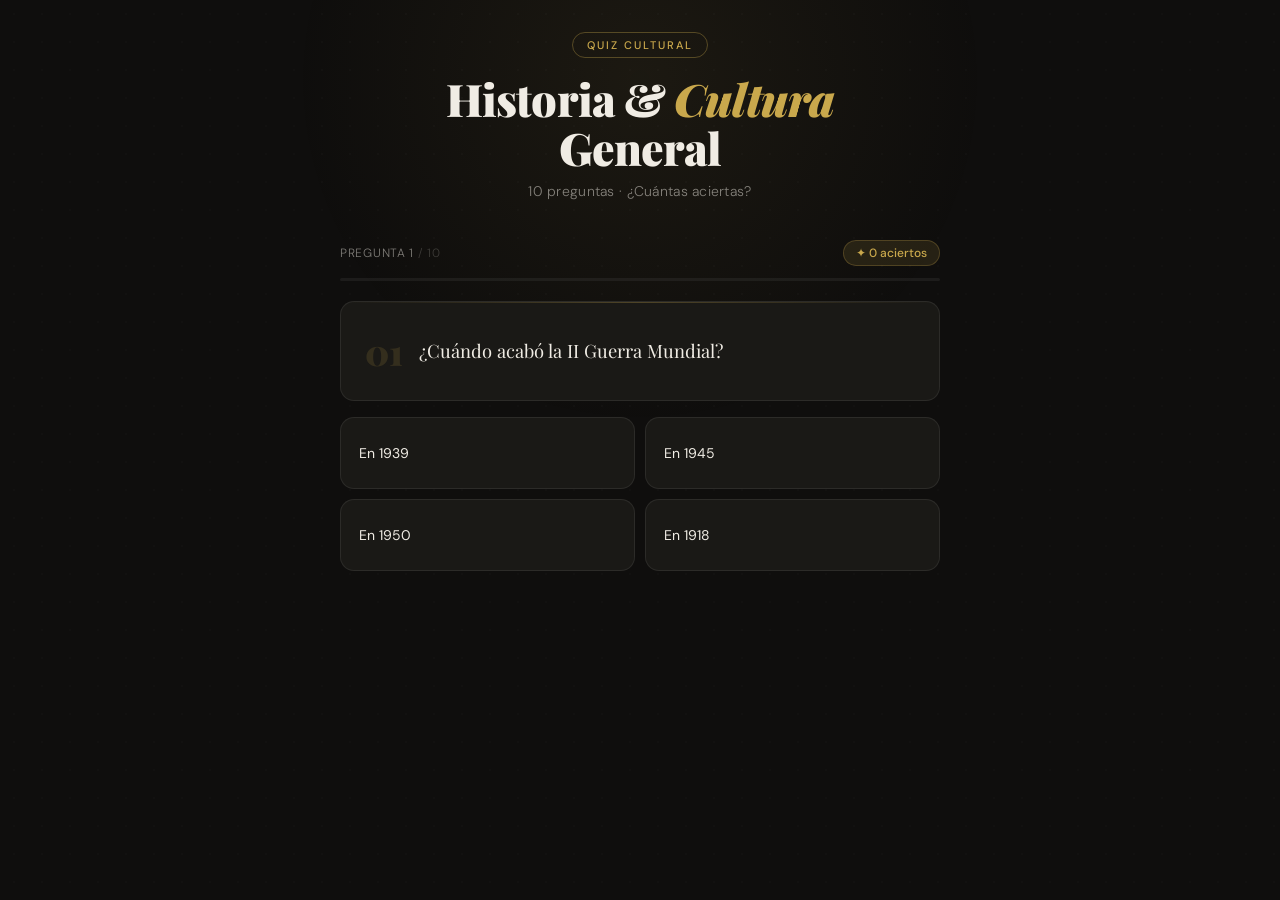
<file: index.html.html>
<!DOCTYPE html>
<html lang="es">
<head>
<meta charset="UTF-8">
<meta name="viewport" content="width=device-width, initial-scale=1.0">
<title>Quiz — Historia & Cultura General</title>
<link href="https://fonts.googleapis.com/css2?family=Playfair+Display:wght@400;700;900&family=DM+Sans:wght@300;400;500&display=swap" rel="stylesheet">
<style>
  :root {
    --bg: #0f0e0d;
    --surface: #1a1916;
    --surface2: #232220;
    --border: rgba(255,255,255,0.08);
    --border-hover: rgba(255,255,255,0.18);
    --gold: #c9a84c;
    --gold-light: #e8c97a;
    --gold-dim: rgba(201,168,76,0.12);
    --text: #f0ece4;
    --text-secondary: rgba(240,236,228,0.5);
    --success: #4a9e6b;
    --success-bg: rgba(74,158,107,0.12);
    --success-border: rgba(74,158,107,0.3);
    --danger: #c25454;
    --danger-bg: rgba(194,84,84,0.12);
    --danger-border: rgba(194,84,84,0.3);
    --radius: 14px;
    --radius-sm: 8px;
  }

  *, *::before, *::after { box-sizing: border-box; margin: 0; padding: 0; }

  body {
    background: var(--bg);
    color: var(--text);
    font-family: 'DM Sans', sans-serif;
    font-weight: 300;
    min-height: 100vh;
    display: flex;
    flex-direction: column;
    align-items: center;
    justify-content: flex-start;
    padding: 2rem 1rem 4rem;
    position: relative;
    overflow-x: hidden;
  }

  body::before {
    content: '';
    position: fixed;
    top: -30%;
    left: 50%;
    transform: translateX(-50%);
    width: 700px;
    height: 700px;
    background: radial-gradient(ellipse, rgba(201,168,76,0.07) 0%, transparent 70%);
    pointer-events: none;
    z-index: 0;
  }

  body::after {
    content: '';
    position: fixed;
    inset: 0;
    background-image:
      radial-gradient(circle, rgba(255,255,255,0.015) 1px, transparent 1px);
    background-size: 28px 28px;
    pointer-events: none;
    z-index: 0;
  }

  .container {
    width: 100%;
    max-width: 600px;
    position: relative;
    z-index: 1;
  }

  /* Header */
  header {
    text-align: center;
    margin-bottom: 2.5rem;
    animation: fadeDown 0.6s ease both;
  }

  .tag {
    display: inline-block;
    font-size: 11px;
    font-weight: 500;
    letter-spacing: 0.18em;
    text-transform: uppercase;
    color: var(--gold);
    border: 0.5px solid rgba(201,168,76,0.35);
    padding: 5px 14px;
    border-radius: 99px;
    margin-bottom: 1rem;
  }

  h1 {
    font-family: 'Playfair Display', serif;
    font-size: clamp(2rem, 6vw, 2.8rem);
    font-weight: 900;
    line-height: 1.1;
    color: var(--text);
    letter-spacing: -0.02em;
  }

  h1 em {
    font-style: italic;
    color: var(--gold);
  }

  .subtitle {
    margin-top: 0.6rem;
    font-size: 14px;
    color: var(--text-secondary);
    letter-spacing: 0.02em;
  }

  /* Meta bar */
  .meta-bar {
    display: flex;
    justify-content: space-between;
    align-items: center;
    margin-bottom: 0.75rem;
    animation: fadeUp 0.5s ease 0.2s both;
  }

  .meta-label {
    font-size: 12px;
    color: var(--text-secondary);
    letter-spacing: 0.06em;
    text-transform: uppercase;
  }

  .score-pill {
    font-size: 12px;
    font-weight: 500;
    color: var(--gold);
    background: var(--gold-dim);
    border: 0.5px solid rgba(201,168,76,0.25);
    padding: 4px 12px;
    border-radius: 99px;
  }

  /* Progress */
  .progress-track {
    height: 3px;
    background: rgba(255,255,255,0.06);
    border-radius: 99px;
    margin-bottom: 1.25rem;
    overflow: hidden;
    animation: fadeUp 0.5s ease 0.25s both;
  }

  .progress-fill {
    height: 100%;
    background: linear-gradient(90deg, var(--gold), var(--gold-light));
    border-radius: 99px;
    transition: width 0.5s cubic-bezier(0.4, 0, 0.2, 1);
  }

  /* Question card */
  .question-card {
    background: var(--surface);
    border: 0.5px solid var(--border);
    border-radius: var(--radius);
    padding: 1.75rem 1.5rem;
    margin-bottom: 1rem;
    min-height: 100px;
    display: flex;
    align-items: center;
    animation: fadeUp 0.45s ease 0.3s both;
    position: relative;
    overflow: hidden;
  }

  .question-card::before {
    content: '';
    position: absolute;
    top: 0; left: 0; right: 0;
    height: 1px;
    background: linear-gradient(90deg, transparent, rgba(201,168,76,0.3), transparent);
  }

  .q-number {
    font-family: 'Playfair Display', serif;
    font-size: 36px;
    font-weight: 900;
    color: rgba(201,168,76,0.15);
    line-height: 1;
    margin-right: 1rem;
    flex-shrink: 0;
    user-select: none;
  }

  .q-text {
    font-family: 'Playfair Display', serif;
    font-size: 1.15rem;
    font-weight: 400;
    color: var(--text);
    line-height: 1.5;
  }

  /* Answers grid */
  .answers-grid {
    display: grid;
    grid-template-columns: 1fr 1fr;
    gap: 10px;
    margin-bottom: 1rem;
    animation: fadeUp 0.45s ease 0.38s both;
  }

  .answer-btn {
    background: var(--surface);
    border: 0.5px solid var(--border);
    border-radius: var(--radius);
    padding: 1rem 1.1rem;
    font-family: 'DM Sans', sans-serif;
    font-size: 14px;
    font-weight: 400;
    color: var(--text);
    cursor: pointer;
    text-align: left;
    line-height: 1.45;
    min-height: 72px;
    display: flex;
    align-items: center;
    transition: background 0.18s, border-color 0.18s, transform 0.12s;
    position: relative;
    overflow: hidden;
  }

  .answer-btn::after {
    content: '';
    position: absolute;
    inset: 0;
    background: rgba(255,255,255,0);
    transition: background 0.18s;
  }

  .answer-btn:hover:not(:disabled) {
    background: var(--surface2);
    border-color: var(--border-hover);
  }

  .answer-btn:active:not(:disabled) {
    transform: scale(0.98);
  }

  .answer-btn.correct {
    background: var(--success-bg);
    border-color: var(--success-border);
    color: #6ecf95;
  }

  .answer-btn.wrong {
    background: var(--danger-bg);
    border-color: var(--danger-border);
    color: #e07777;
  }

  .answer-btn.reveal {
    background: var(--success-bg);
    border-color: var(--success-border);
    color: #6ecf95;
  }

  .answer-btn:disabled { cursor: default; }

  /* Feedback */
  .feedback {
    font-size: 13.5px;
    padding: 10px 14px;
    border-radius: var(--radius-sm);
    border: 0.5px solid;
    margin-bottom: 1rem;
    display: none;
    animation: fadeUp 0.3s ease both;
    line-height: 1.5;
  }

  .feedback.correct {
    background: var(--success-bg);
    border-color: var(--success-border);
    color: #6ecf95;
    display: block;
  }

  .feedback.wrong {
    background: var(--danger-bg);
    border-color: var(--danger-border);
    color: #e07777;
    display: block;
  }

  /* Next button */
  .next-btn {
    width: 100%;
    padding: 13px;
    background: transparent;
    border: 0.5px solid rgba(201,168,76,0.4);
    border-radius: var(--radius-sm);
    font-family: 'DM Sans', sans-serif;
    font-size: 14px;
    font-weight: 500;
    color: var(--gold);
    cursor: pointer;
    letter-spacing: 0.04em;
    transition: background 0.18s, border-color 0.18s;
    display: none;
    animation: fadeUp 0.3s ease both;
  }

  .next-btn:hover {
    background: var(--gold-dim);
    border-color: rgba(201,168,76,0.6);
  }

  /* Results */
  .results {
    text-align: center;
    padding: 3rem 1rem 2rem;
    animation: fadeUp 0.6s ease both;
  }

  .results-fraction {
    font-family: 'Playfair Display', serif;
    font-size: 72px;
    font-weight: 900;
    color: var(--gold);
    line-height: 1;
    letter-spacing: -0.03em;
  }

  .results-total {
    font-size: 32px;
    color: var(--text-secondary);
  }

  .results-pct {
    font-size: 13px;
    color: var(--text-secondary);
    letter-spacing: 0.1em;
    text-transform: uppercase;
    margin-top: 6px;
    margin-bottom: 1.5rem;
  }

  .results-msg {
    font-family: 'Playfair Display', serif;
    font-size: 1.15rem;
    font-style: italic;
    color: var(--text);
    line-height: 1.6;
    max-width: 380px;
    margin: 0 auto 2rem;
    opacity: 0.85;
  }

  .stars {
    font-size: 28px;
    letter-spacing: 4px;
    margin-bottom: 1.5rem;
  }

  .restart-btn {
    padding: 12px 32px;
    background: transparent;
    border: 0.5px solid rgba(201,168,76,0.4);
    border-radius: 99px;
    font-family: 'DM Sans', sans-serif;
    font-size: 13px;
    font-weight: 500;
    color: var(--gold);
    cursor: pointer;
    letter-spacing: 0.08em;
    text-transform: uppercase;
    transition: background 0.18s, border-color 0.18s;
  }

  .restart-btn:hover {
    background: var(--gold-dim);
    border-color: rgba(201,168,76,0.6);
  }

  /* Divider */
  .divider {
    width: 40px;
    height: 1px;
    background: rgba(201,168,76,0.3);
    margin: 1.5rem auto;
  }

  /* Animations */
  @keyframes fadeUp {
    from { opacity: 0; transform: translateY(14px); }
    to   { opacity: 1; transform: translateY(0); }
  }

  @keyframes fadeDown {
    from { opacity: 0; transform: translateY(-10px); }
    to   { opacity: 1; transform: translateY(0); }
  }

  @media (max-width: 480px) {
    .answers-grid { grid-template-columns: 1fr; }
    .answer-btn { min-height: 56px; }
    h1 { font-size: 1.9rem; }
  }
</style>
</head>
<body>

<div class="container">
  <header>
    <div class="tag">Quiz cultural</div>
    <h1>Historia &amp; <em>Cultura</em><br>General</h1>
    <p class="subtitle">10 preguntas · ¿Cuántas aciertas?</p>
  </header>

  <div id="quiz-content"></div>
</div>

<script>
const questions = [
  { q: "¿Cuándo acabó la II Guerra Mundial?", correct: "En 1945", wrong: ["En 1939", "En 1918", "En 1950"] },
  { q: "¿Cuál era el apellido de la reina Isabel II de Inglaterra?", correct: "Windsor", wrong: ["Tudor", "Hannover", "Plantagenet"] },
  { q: "¿En qué año se aprobó la actual Constitución española?", correct: "En 1978", wrong: ["En 1931", "En 1969", "En 1982"] },
  { q: "¿Qué día es la fiesta de la Hispanidad?", correct: "El 12 de octubre", wrong: ["El 6 de diciembre", "El 23 de abril", "El 1 de mayo"] },
  { q: "¿Cuál fue el primer presidente democrático de España tras la dictadura franquista?", correct: "Adolfo Suárez", wrong: ["Felipe González", "Leopoldo Calvo-Sotelo", "Manuel Fraga"] },
  { q: "¿En qué año murió Freddie Mercury?", correct: "En 1991", wrong: ["En 1984", "En 1997", "En 2001"] },
  { q: "¿Qué día es la fiesta nacional de Estados Unidos?", correct: "El 4 de julio", wrong: ["El 4 de noviembre", "El 14 de julio", "El 1 de enero"] },
  { q: "¿Quién inventó la bombilla?", correct: "Thomas Edison", wrong: ["Nikola Tesla", "Alexander Graham Bell", "Benjamin Franklin"] },
  { q: "¿En qué país se usó la primera bomba atómica?", correct: "En Japón (Hiroshima)", wrong: ["En Alemania", "En Corea", "En China"] },
  { q: "¿Cuándo empezó la Primera Guerra Mundial?", correct: "En 1914", wrong: ["En 1905", "En 1918", "En 1939"] }
];

let current = 0, score = 0, answered = false, shuffledAnswers = [];

function shuffle(arr) {
  const a = [...arr];
  for (let i = a.length - 1; i > 0; i--) {
    const j = Math.floor(Math.random() * (i + 1));
    [a[i], a[j]] = [a[j], a[i]];
  }
  return a;
}

function escQ(s) { return s.replace(/'/g, "\\'").replace(/"/g, '&quot;'); }

function render() {
  const wrap = document.getElementById('quiz-content');
  if (current >= questions.length) { renderResults(wrap); return; }
  const q = questions[current];
  shuffledAnswers = shuffle([q.correct, ...q.wrong]);
  answered = false;
  const pct = (current / questions.length) * 100;
  wrap.innerHTML = `
    <div class="meta-bar">
      <span class="meta-label">Pregunta ${current + 1} <span style="opacity:.4">/ ${questions.length}</span></span>
      <span class="score-pill">✦ ${score} aciertos</span>
    </div>
    <div class="progress-track">
      <div class="progress-fill" style="width:${pct}%"></div>
    </div>
    <div class="question-card">
      <span class="q-number">0${current + 1}</span>
      <p class="q-text">${q.q}</p>
    </div>
    <div class="answers-grid" id="answers-grid">
      ${shuffledAnswers.map((a, i) => `
        <button class="answer-btn" id="btn-${i}" onclick="handleAnswer(this,'${escQ(a)}')">${a}</button>
      `).join('')}
    </div>
    <div id="feedback" class="feedback"></div>
    <button id="next-btn" class="next-btn" onclick="nextQ()">
      ${current + 1 < questions.length ? 'Siguiente pregunta →' : 'Ver resultados →'}
    </button>
  `;
}

function handleAnswer(btn, selected) {
  if (answered) return;
  answered = true;
  const correct = questions[current].correct;
  const isCorrect = selected === correct;
  if (isCorrect) score++;
  document.querySelectorAll('.answer-btn').forEach(b => {
    b.disabled = true;
    if (b.textContent.trim() === correct) b.classList.add('reveal');
  });
  if (!isCorrect) { btn.classList.remove('reveal'); btn.classList.add('wrong'); }
  else { btn.classList.remove('reveal'); btn.classList.add('correct'); }
  const fb = document.getElementById('feedback');
  fb.className = 'feedback ' + (isCorrect ? 'correct' : 'wrong');
  fb.textContent = isCorrect ? '✓ ¡Correcto! Bien hecho.' : `✕ Incorrecto. La respuesta era: ${correct}`;
  document.getElementById('next-btn').style.display = 'block';
}

function nextQ() { current++; render(); }

function renderResults(wrap) {
  const pct = Math.round((score / questions.length) * 100);
  let msg, stars;
  if (pct === 100) { msg = "Impecable. Dominas la historia y la cultura con maestría absoluta."; stars = "★★★★★"; }
  else if (pct >= 80) { msg = "Excelente resultado. Tu conocimiento histórico y cultural es admirable."; stars = "★★★★☆"; }
  else if (pct >= 60) { msg = "Buen nivel. Tienes una sólida base cultural con algo de margen para crecer."; stars = "★★★☆☆"; }
  else if (pct >= 40) { msg = "No está mal, pero hay varias cosas por repasar. ¡La cultura general se entrena!"; stars = "★★☆☆☆"; }
  else { msg = "Parece que la historia guarda aún muchos secretos para ti. ¡Ánimo y a estudiar!"; stars = "★☆☆☆☆"; }
  wrap.innerHTML = `
    <div class="results">
      <div class="stars">${stars}</div>
      <div class="results-fraction">${score}<span class="results-total">/${questions.length}</span></div>
      <div class="results-pct">${pct}% de aciertos</div>
      <div class="divider"></div>
      <p class="results-msg">${msg}</p>
      <button class="restart-btn" onclick="restartQuiz()">Volver a empezar</button>
    </div>
  `;
}

function restartQuiz() { current = 0; score = 0; render(); }

render();
</script>
</body>
</html>
</file>
